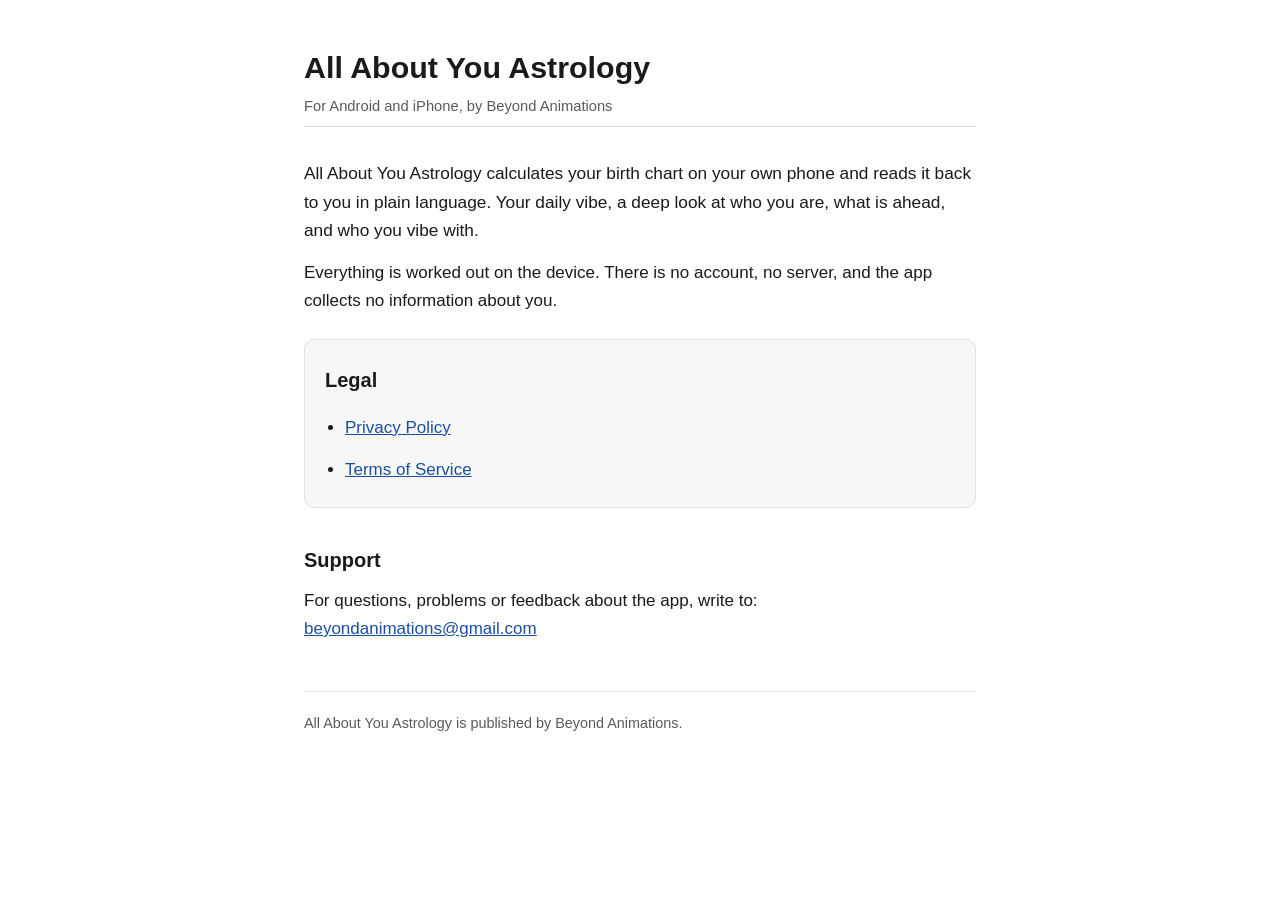
<file: index.html>
<!doctype html>
<html lang="en">
<head>
<meta charset="utf-8">
<meta name="viewport" content="width=device-width, initial-scale=1">
<title>All About You Astrology</title>
<link rel="stylesheet" href="style.css">
</head>
<body>
<main>

<header>
  <h1>All About You Astrology</h1>
  <p class="meta">For Android and iPhone, by Beyond Animations</p>
</header>

<p class="lede">All About You Astrology calculates your birth chart on your own phone and
reads it back to you in plain language. Your daily vibe, a deep look at who you are, what
is ahead, and who you vibe with.</p>

<p>Everything is worked out on the device. There is no account, no server, and the app
collects no information about you.</p>

<div class="card">
  <h2 style="margin-top:6px">Legal</h2>
  <ul>
    <li><a href="privacy.html">Privacy Policy</a></li>
    <li><a href="terms.html">Terms of Service</a></li>
  </ul>
</div>

<h2>Support</h2>


<p>For questions, problems or feedback about the app, write to:
<a href="mailto:beyondanimations@gmail.com">beyondanimations@gmail.com</a></p>

<footer>
  <p>All About You Astrology is published by Beyond Animations.</p>
</footer>

</main>
</body>
</html>
</file>
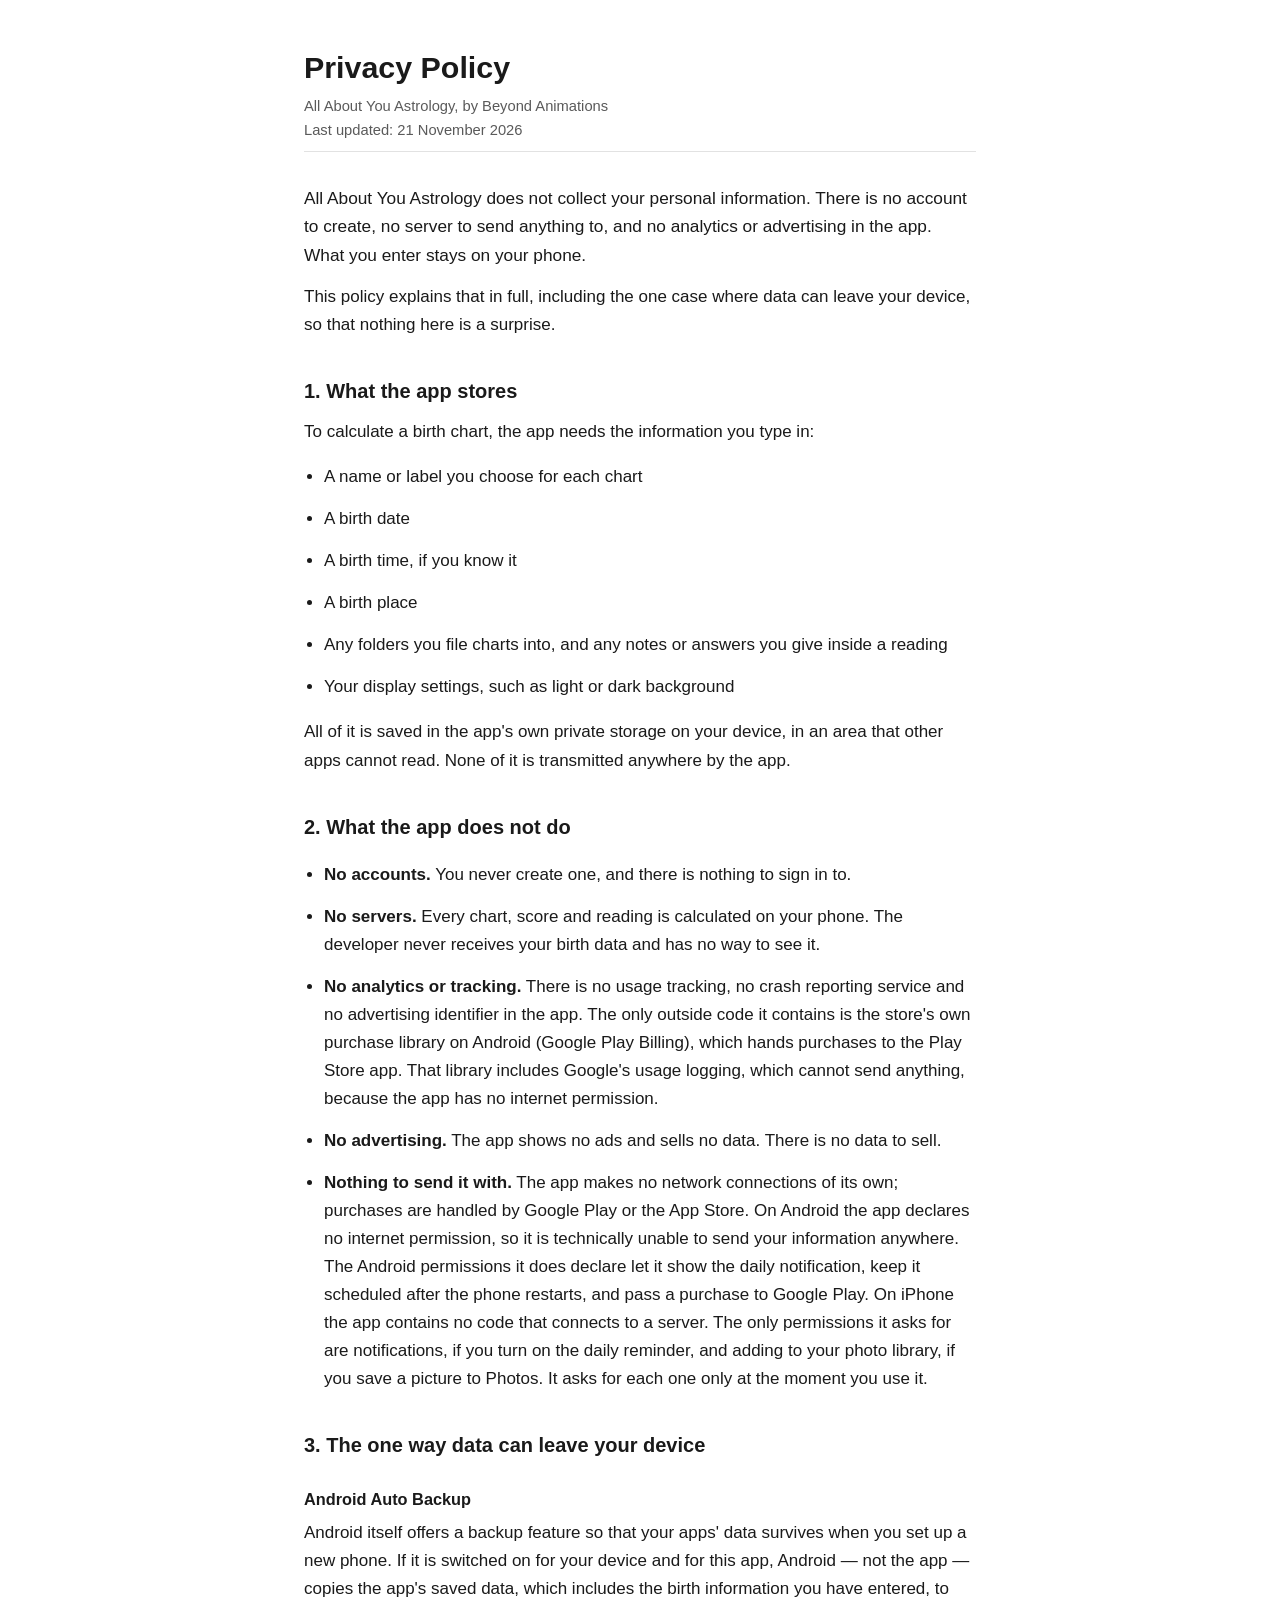
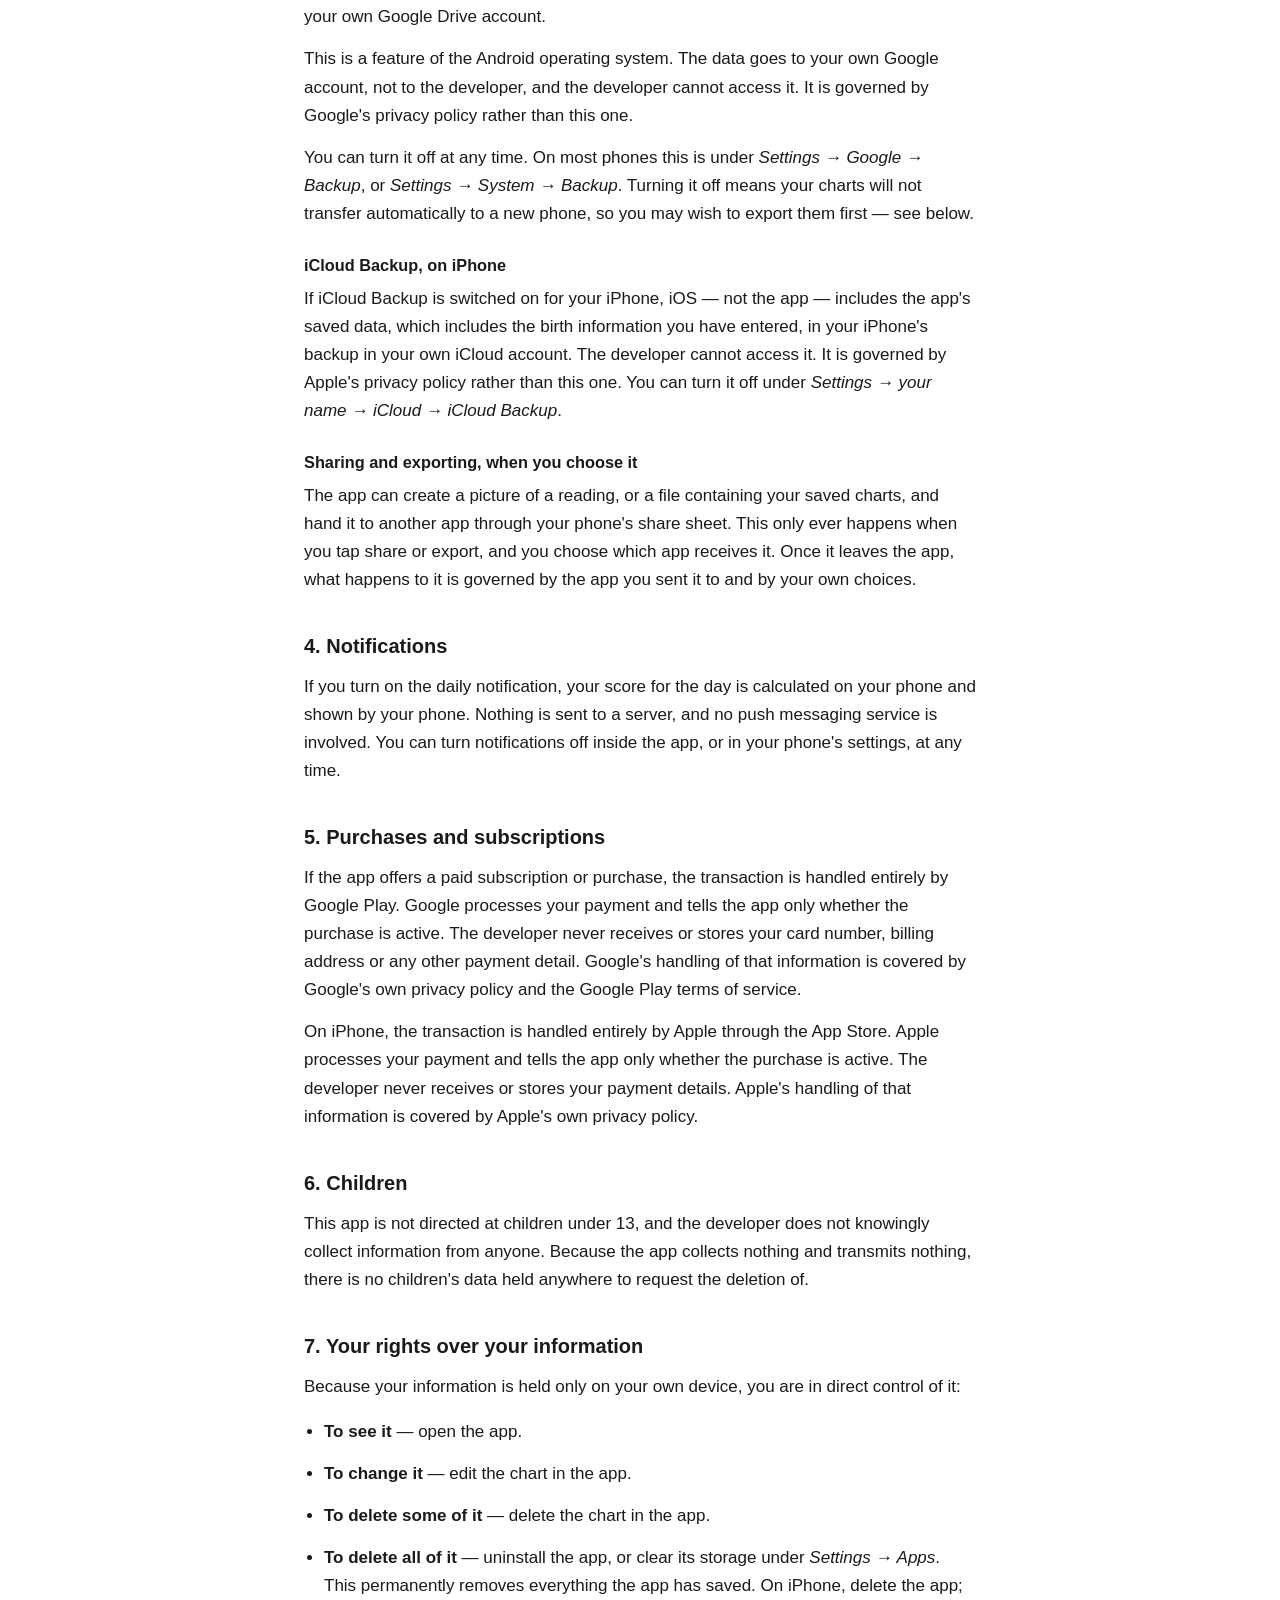
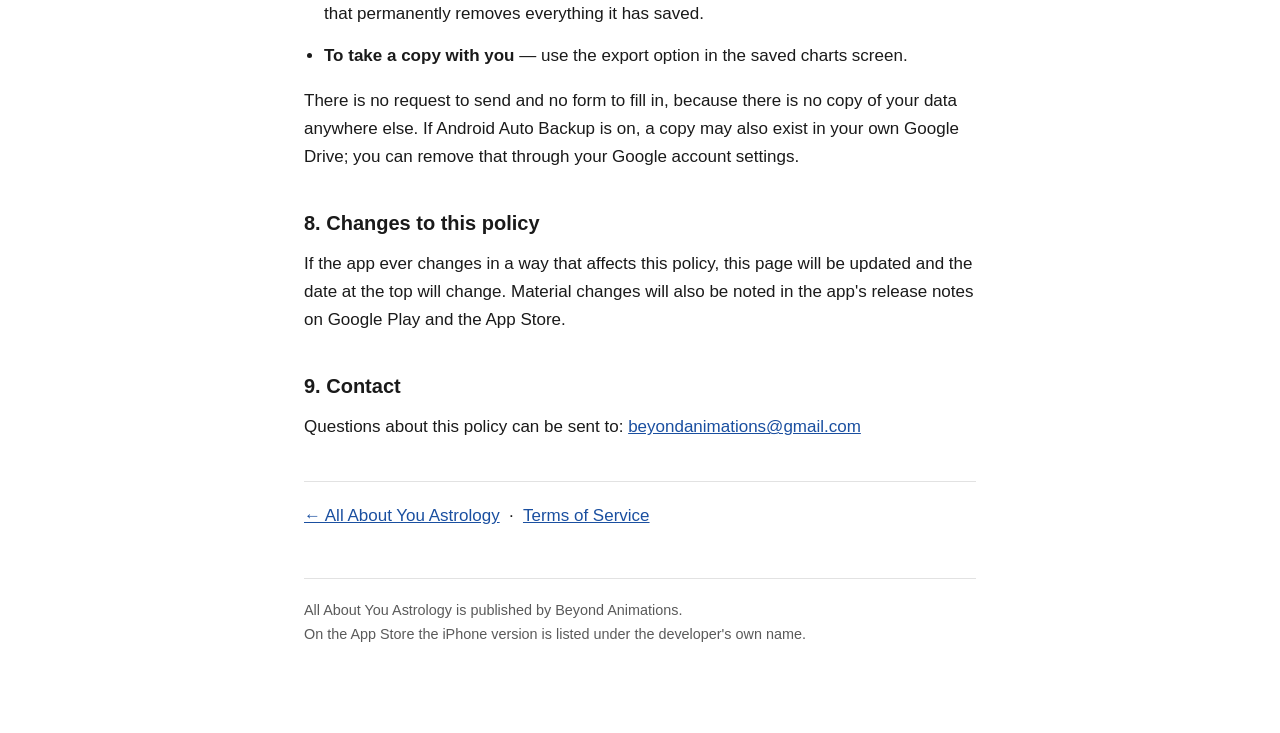
<file: privacy.html>
<!doctype html>
<html lang="en">
<head>
<meta charset="utf-8">
<meta name="viewport" content="width=device-width, initial-scale=1">
<title>Privacy Policy — All About You Astrology</title>
<link rel="stylesheet" href="style.css">
</head>
<body>
<main>

<header>
  <h1>Privacy Policy</h1>
  <p class="meta">All About You Astrology, by Beyond Animations<br>
  Last updated: 21 November 2026</p>
</header>

<p class="lede">All About You Astrology does not collect your personal information.
There is no account to create, no server to send anything to, and no analytics or
advertising in the app. What you enter stays on your phone.</p>

<p>This policy explains that in full, including the one case where data can leave your
device, so that nothing here is a surprise.</p>

<h2>1. What the app stores</h2>

<p>To calculate a birth chart, the app needs the information you type in:</p>

<ul>
  <li>A name or label you choose for each chart</li>
  <li>A birth date</li>
  <li>A birth time, if you know it</li>
  <li>A birth place</li>
  <li>Any folders you file charts into, and any notes or answers you give inside a reading</li>
  <li>Your display settings, such as light or dark background</li>
</ul>

<p>All of it is saved in the app's own private storage on your device, in an area that
other apps cannot read. None of it is transmitted anywhere by the app.</p>

<h2>2. What the app does not do</h2>

<ul>
  <li><strong>No accounts.</strong> You never create one, and there is nothing to sign in to.</li>
  <li><strong>No servers.</strong> Every chart, score and reading is calculated on your
      phone. The developer never receives your birth data and has no way to see it.</li>
  <li><strong>No analytics or tracking.</strong> There is no usage tracking, no crash
      reporting service and no advertising identifier in the app. The only outside code
      it contains is the store's own purchase library on Android (Google Play Billing),
      which hands purchases to the Play Store app. That library includes Google's usage
      logging, which cannot send anything, because the app has no internet permission.</li>
  <li><strong>No advertising.</strong> The app shows no ads and sells no data. There is no
      data to sell.</li>
  <li><strong>Nothing to send it with.</strong> The app makes no network connections of
      its own; purchases are handled by Google Play or the App Store. On Android the app
      declares no internet permission, so it is technically unable to send your information
      anywhere. The Android permissions it does declare let it show the daily notification,
      keep it scheduled after the phone restarts, and pass a purchase to Google Play. On
      iPhone the app contains no code that connects to a server. The only permissions it
      asks for are notifications, if you turn on the daily reminder, and adding to your
      photo library, if you save a picture to Photos. It asks for each one only at the
      moment you use it.</li>
</ul>

<h2>3. The one way data can leave your device</h2>

<h3>Android Auto Backup</h3>

<p>Android itself offers a backup feature so that your apps' data survives when you set up
a new phone. If it is switched on for your device and for this app, Android — not the
app — copies the app's saved data, which includes the birth information you have entered,
to your own Google Drive account.</p>

<p>This is a feature of the Android operating system. The data goes to your own Google
account, not to the developer, and the developer cannot access it. It is governed by
Google's privacy policy rather than this one.</p>

<p>You can turn it off at any time. On most phones this is under
<em>Settings &rarr; Google &rarr; Backup</em>, or <em>Settings &rarr; System &rarr;
Backup</em>. Turning it off means your charts will not transfer automatically to a new
phone, so you may wish to export them first — see below.</p>

<h3>iCloud Backup, on iPhone</h3>

<p>If iCloud Backup is switched on for your iPhone, iOS — not the app — includes the app's
saved data, which includes the birth information you have entered, in your iPhone's backup
in your own iCloud account. The developer cannot access it. It is governed by Apple's
privacy policy rather than this one. You can turn it off under <em>Settings &rarr; your
name &rarr; iCloud &rarr; iCloud Backup</em>.</p>

<h3>Sharing and exporting, when you choose it</h3>

<p>The app can create a picture of a reading, or a file containing your saved charts, and
hand it to another app through your phone's share sheet. This only ever happens when you tap
share or export, and you choose which app receives it. Once it leaves the app, what
happens to it is governed by the app you sent it to and by your own choices.</p>

<h2>4. Notifications</h2>

<p>If you turn on the daily notification, your score for the day is calculated on your
phone and shown by your phone. Nothing is sent to a server, and no push messaging service
is involved. You can turn notifications off inside the app, or in your phone's settings,
at any time.</p>

<h2>5. Purchases and subscriptions</h2>

<p>If the app offers a paid subscription or purchase, the transaction is handled entirely
by Google Play. Google processes your payment and tells the app only whether the purchase
is active. The developer never receives or stores your card number, billing address or any
other payment detail. Google's handling of that information is covered by Google's own
privacy policy and the Google Play terms of service.</p>

<p>On iPhone, the transaction is handled entirely by Apple through the App Store. Apple
processes your payment and tells the app only whether the purchase is active. The developer
never receives or stores your payment details. Apple's handling of that information is
covered by Apple's own privacy policy.</p>

<h2>6. Children</h2>

<p>This app is not directed at children under 13, and the developer does not knowingly
collect information from anyone. Because the app collects nothing and transmits nothing,
there is no children's data held anywhere to request the deletion of.</p>

<h2>7. Your rights over your information</h2>

<p>Because your information is held only on your own device, you are in direct control of
it:</p>

<ul>
  <li><strong>To see it</strong> — open the app.</li>
  <li><strong>To change it</strong> — edit the chart in the app.</li>
  <li><strong>To delete some of it</strong> — delete the chart in the app.</li>
  <li><strong>To delete all of it</strong> — uninstall the app, or clear its storage under
      <em>Settings &rarr; Apps</em>. This permanently removes everything the app has saved.
      On iPhone, delete the app; that permanently removes everything it has saved.</li>
  <li><strong>To take a copy with you</strong> — use the export option in the saved charts
      screen.</li>
</ul>

<p>There is no request to send and no form to fill in, because there is no copy of your
data anywhere else. If Android Auto Backup is on, a copy may also exist in your own Google
Drive; you can remove that through your Google account settings.</p>

<h2>8. Changes to this policy</h2>

<p>If the app ever changes in a way that affects this policy, this page will be updated and
the date at the top will change. Material changes will also be noted in the app's release
notes on Google Play and the App Store.</p>

<h2>9. Contact</h2>


<p>Questions about this policy can be sent to: <a href="mailto:beyondanimations@gmail.com">beyondanimations@gmail.com</a></p>

<nav class="home">
  <p><a href="index.html">&larr; All About You Astrology</a> &nbsp;·&nbsp;
  <a href="terms.html">Terms of Service</a></p>
</nav>

<footer>
  <p>All About You Astrology is published by Beyond Animations.<br>
  On the App Store the iPhone version is listed under the developer's own name.</p>
</footer>

</main>
</body>
</html>
</file>
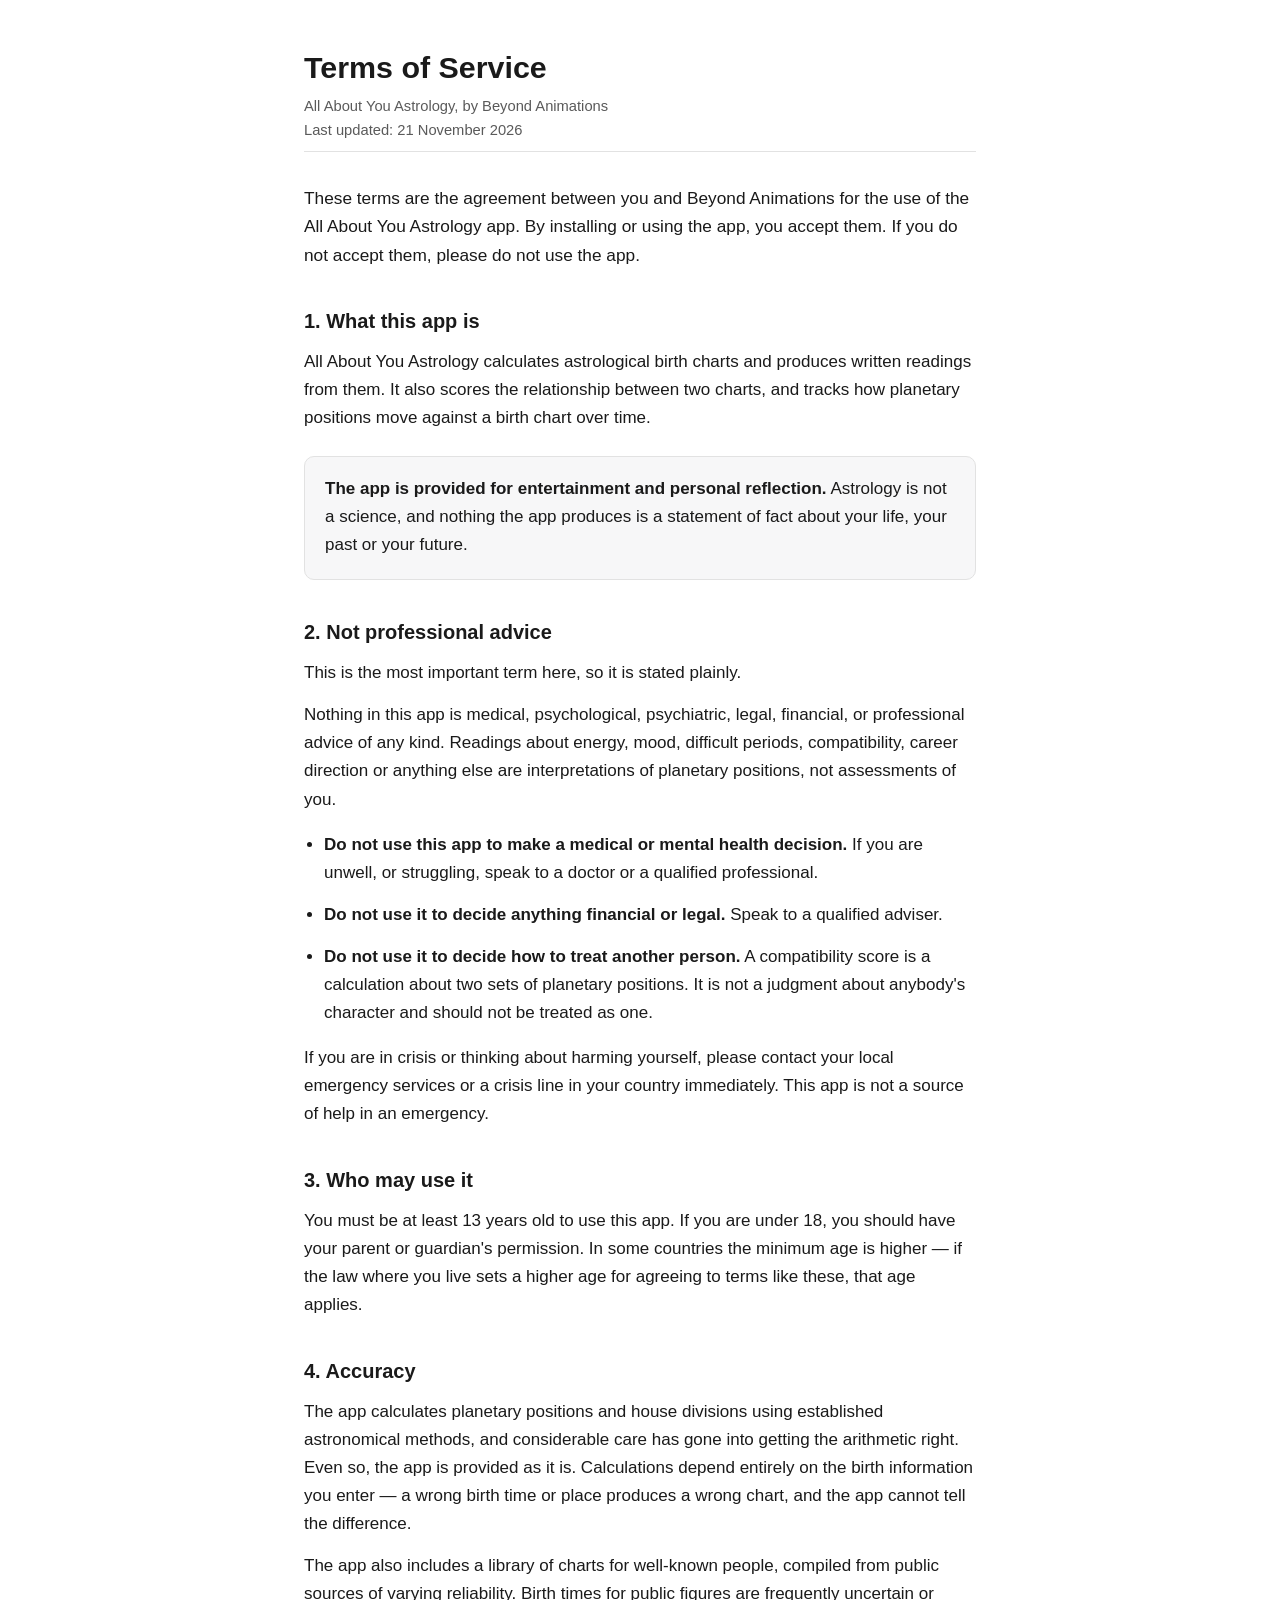
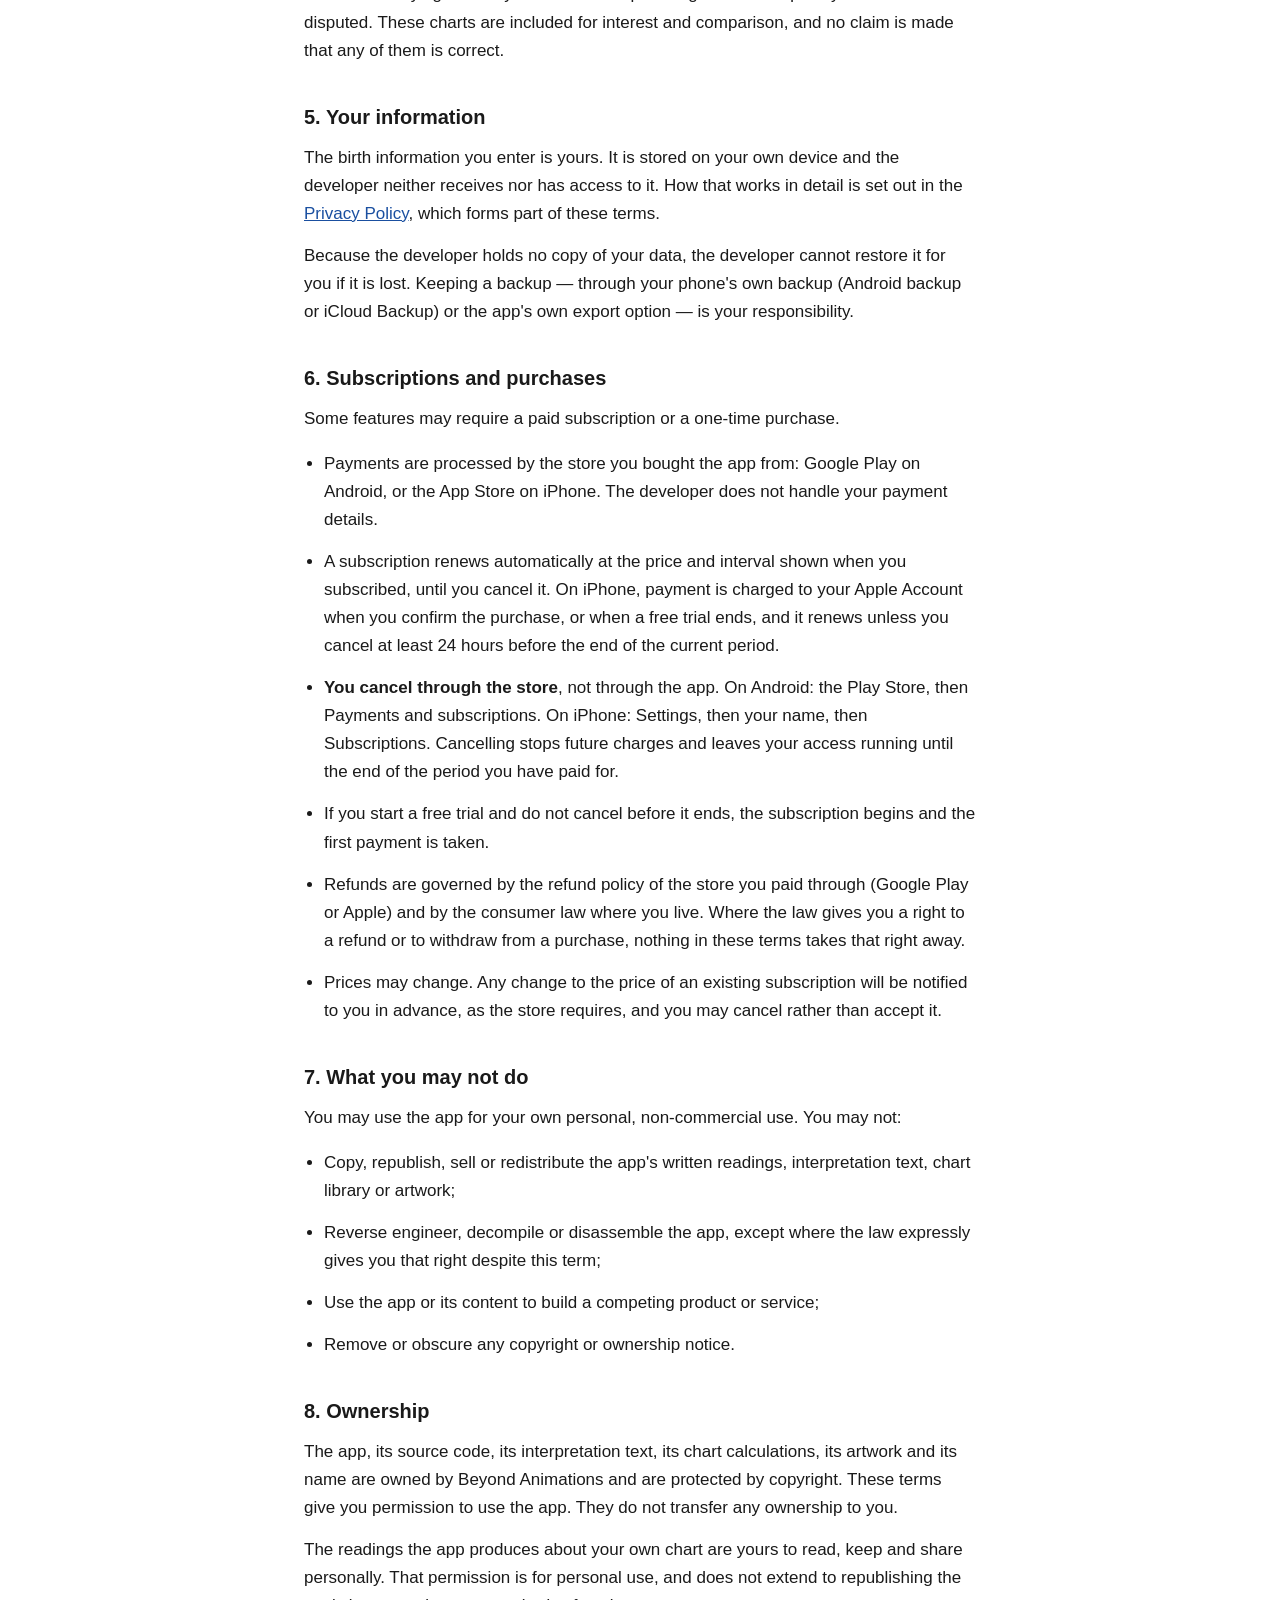
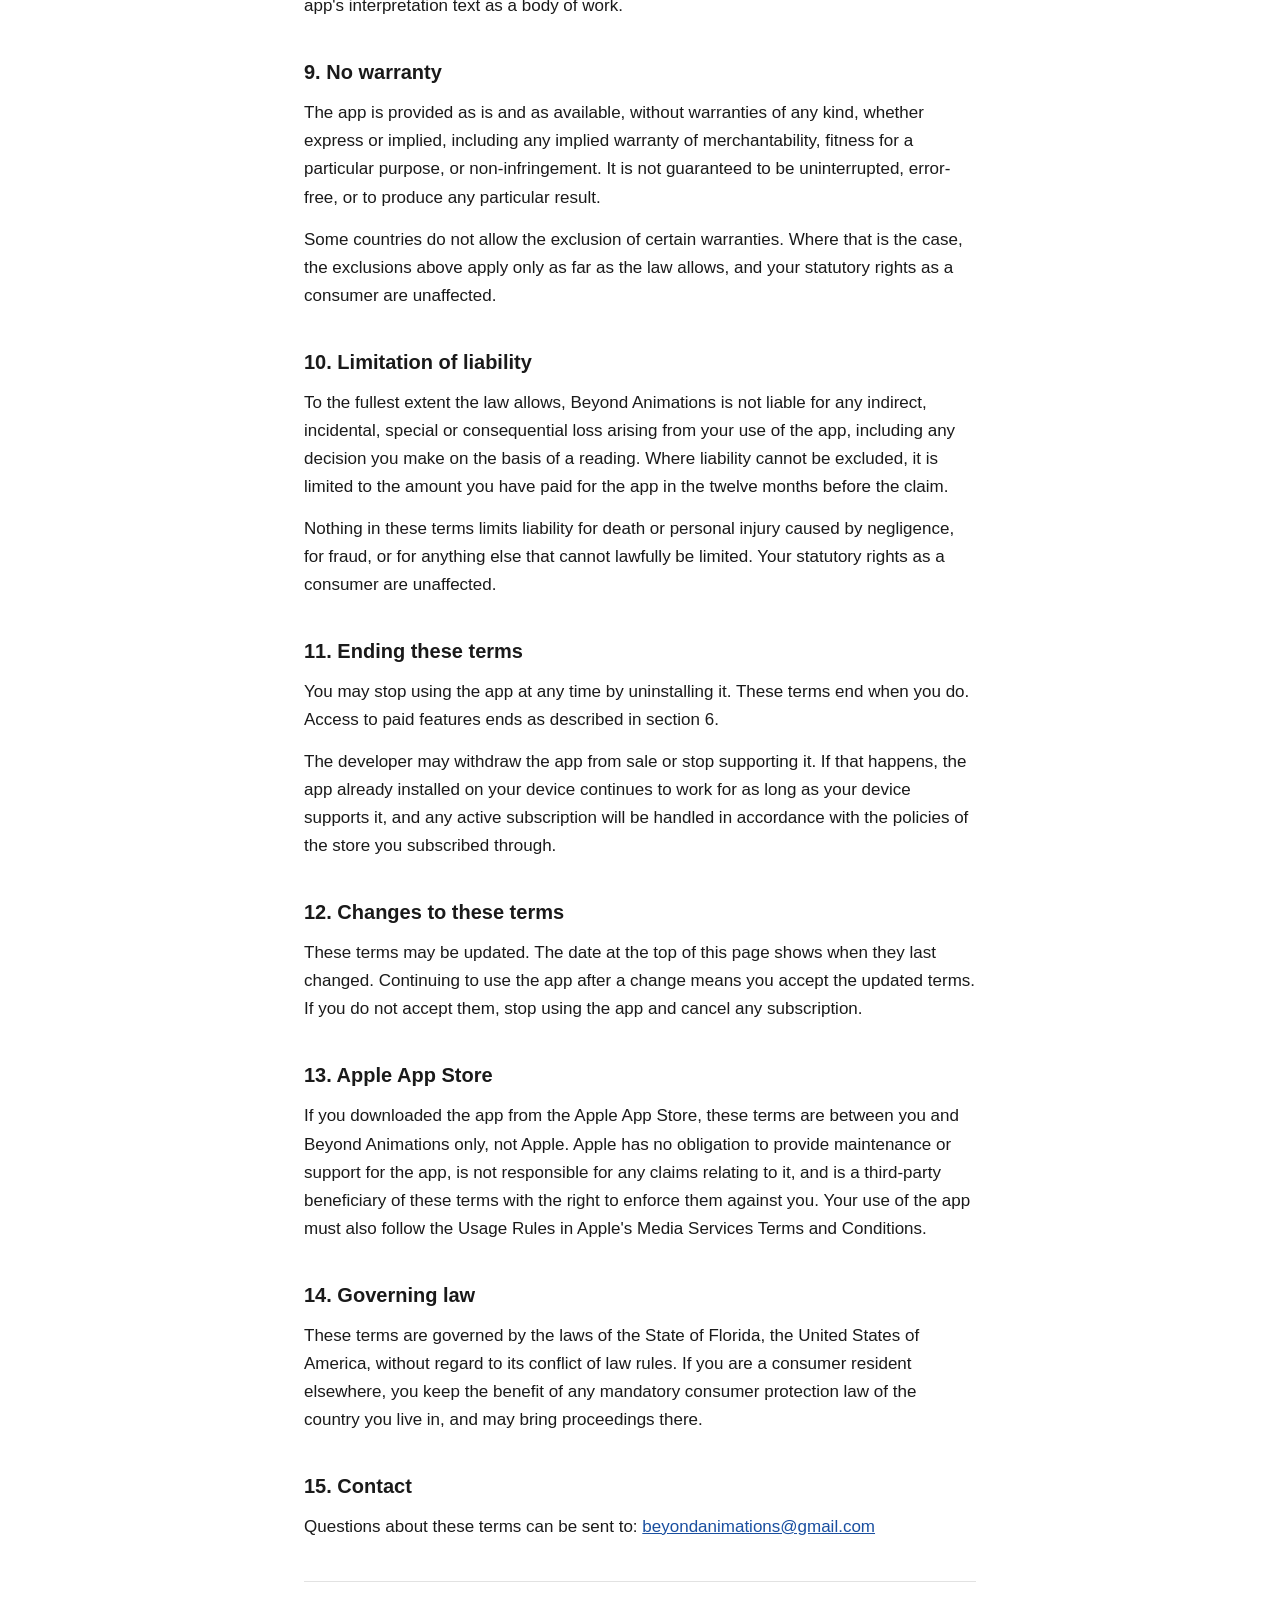
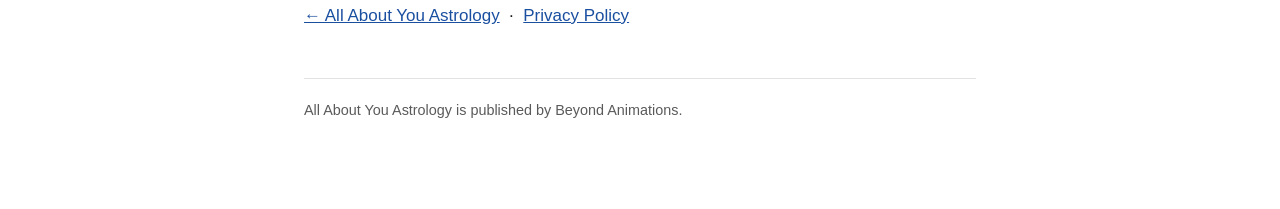
<file: terms.html>
<!doctype html>
<html lang="en">
<head>
<meta charset="utf-8">
<meta name="viewport" content="width=device-width, initial-scale=1">
<title>Terms of Service — All About You Astrology</title>
<link rel="stylesheet" href="style.css">
</head>
<body>
<main>

<header>
  <h1>Terms of Service</h1>
  <p class="meta">All About You Astrology, by Beyond Animations<br>
  Last updated: 21 November 2026</p>
</header>

<p class="lede">These terms are the agreement between you and Beyond Animations for the use
of the All About You Astrology app. By installing or using the app, you accept them. If you
do not accept them, please do not use the app.</p>

<h2>1. What this app is</h2>

<p>All About You Astrology calculates astrological birth charts and produces written
readings from them. It also scores the relationship between two charts, and tracks how
planetary positions move against a birth chart over time.</p>

<div class="card">
  <p><strong>The app is provided for entertainment and personal reflection.</strong>
  Astrology is not a science, and nothing the app produces is a statement of fact about
  your life, your past or your future.</p>
</div>

<h2>2. Not professional advice</h2>

<p>This is the most important term here, so it is stated plainly.</p>

<p>Nothing in this app is medical, psychological, psychiatric, legal, financial, or
professional advice of any kind. Readings about energy, mood, difficult periods,
compatibility, career direction or anything else are interpretations of planetary
positions, not assessments of you.</p>

<ul>
  <li><strong>Do not use this app to make a medical or mental health decision.</strong>
      If you are unwell, or struggling, speak to a doctor or a qualified professional.</li>
  <li><strong>Do not use it to decide anything financial or legal.</strong> Speak to a
      qualified adviser.</li>
  <li><strong>Do not use it to decide how to treat another person.</strong> A
      compatibility score is a calculation about two sets of planetary positions. It is not
      a judgment about anybody's character and should not be treated as one.</li>
</ul>

<p>If you are in crisis or thinking about harming yourself, please contact your local
emergency services or a crisis line in your country immediately. This app is not a source
of help in an emergency.</p>

<h2>3. Who may use it</h2>

<p>You must be at least 13 years old to use this app. If you are under 18, you should have
your parent or guardian's permission. In some countries the minimum age is higher — if the
law where you live sets a higher age for agreeing to terms like these, that age applies.</p>

<h2>4. Accuracy</h2>

<p>The app calculates planetary positions and house divisions using established
astronomical methods, and considerable care has gone into getting the arithmetic right.
Even so, the app is provided as it is. Calculations depend entirely on the birth
information you enter — a wrong birth time or place produces a wrong chart, and the app
cannot tell the difference.</p>

<p>The app also includes a library of charts for well-known people, compiled from public
sources of varying reliability. Birth times for public figures are frequently uncertain or
disputed. These charts are included for interest and comparison, and no claim is made that
any of them is correct.</p>

<h2>5. Your information</h2>

<p>The birth information you enter is yours. It is stored on your own device and the
developer neither receives nor has access to it. How that works in detail is set out in the
<a href="privacy.html">Privacy Policy</a>, which forms part of these terms.</p>

<p>Because the developer holds no copy of your data, the developer cannot restore it for
you if it is lost. Keeping a backup — through your phone's own backup (Android backup or iCloud Backup) or the app's own
export option — is your responsibility.</p>

<h2>6. Subscriptions and purchases</h2>

<p>Some features may require a paid subscription or a one-time purchase.</p>

<ul>
  <li>Payments are processed by the store you bought the app from: Google Play on Android,
      or the App Store on iPhone. The developer does not handle your payment details.</li>
  <li>A subscription renews automatically at the price and interval shown when you
      subscribed, until you cancel it. On iPhone, payment is charged to your Apple Account
      when you confirm the purchase, or when a free trial ends, and it renews unless you
      cancel at least 24 hours before the end of the current period.</li>
  <li><strong>You cancel through the store</strong>, not through the app. On Android: the
      Play Store, then Payments and subscriptions. On iPhone: Settings, then your name, then
      Subscriptions. Cancelling stops future charges and leaves your access running until the
      end of the period you have paid for.</li>
  <li>If you start a free trial and do not cancel before it ends, the subscription begins and
      the first payment is taken.</li>
  <li>Refunds are governed by the refund policy of the store you paid through (Google Play or
      Apple) and by the consumer law where you live. Where the law gives you a right to a
      refund or to withdraw from a purchase, nothing in these terms takes that right away.</li>
  <li>Prices may change. Any change to the price of an existing subscription will be
      notified to you in advance, as the store requires, and you may cancel rather than
      accept it.</li>
</ul>

<h2>7. What you may not do</h2>

<p>You may use the app for your own personal, non-commercial use. You may not:</p>

<ul>
  <li>Copy, republish, sell or redistribute the app's written readings, interpretation text,
      chart library or artwork;</li>
  <li>Reverse engineer, decompile or disassemble the app, except where the law expressly
      gives you that right despite this term;</li>
  <li>Use the app or its content to build a competing product or service;</li>
  <li>Remove or obscure any copyright or ownership notice.</li>
</ul>

<h2>8. Ownership</h2>

<p>The app, its source code, its interpretation text, its chart calculations, its artwork
and its name are owned by Beyond Animations and are protected by copyright. These terms
give you permission to use the app. They do not transfer any ownership to you.</p>

<p>The readings the app produces about your own chart are yours to read, keep and share
personally. That permission is for personal use, and does not extend to republishing the
app's interpretation text as a body of work.</p>

<h2>9. No warranty</h2>

<p>The app is provided as is and as available, without warranties of any kind, whether
express or implied, including any implied warranty of merchantability, fitness for a
particular purpose, or non-infringement. It is not guaranteed to be uninterrupted,
error-free, or to produce any particular result.</p>

<p>Some countries do not allow the exclusion of certain warranties. Where that is the case,
the exclusions above apply only as far as the law allows, and your statutory rights as a
consumer are unaffected.</p>

<h2>10. Limitation of liability</h2>

<p>To the fullest extent the law allows, Beyond Animations is not liable for any indirect,
incidental, special or consequential loss arising from your use of the app, including any
decision you make on the basis of a reading. Where liability cannot be excluded, it is
limited to the amount you have paid for the app in the twelve months before the claim.</p>

<p>Nothing in these terms limits liability for death or personal injury caused by
negligence, for fraud, or for anything else that cannot lawfully be limited. Your statutory
rights as a consumer are unaffected.</p>

<h2>11. Ending these terms</h2>

<p>You may stop using the app at any time by uninstalling it. These terms end when you do.
Access to paid features ends as described in section 6.</p>

<p>The developer may withdraw the app from sale or stop supporting it. If that happens, the
app already installed on your device continues to work for as long as your device supports
it, and any active subscription will be handled in accordance with the policies of
the store you subscribed through.</p>

<h2>12. Changes to these terms</h2>

<p>These terms may be updated. The date at the top of this page shows when they last
changed. Continuing to use the app after a change means you accept the updated terms. If
you do not accept them, stop using the app and cancel any subscription.</p>

<h2>13. Apple App Store</h2>

<p>If you downloaded the app from the Apple App Store, these terms are between you and
Beyond Animations only, not Apple. Apple has no obligation to provide maintenance or support
for the app, is not responsible for any claims relating to it, and is a third-party
beneficiary of these terms with the right to enforce them against you. Your use of the app
must also follow the Usage Rules in Apple's Media Services Terms and Conditions.</p>

<h2>14. Governing law</h2>


<p>These terms are governed by the laws of the State of Florida,
the United States of America, without regard to its conflict of law rules. If you are a
consumer resident elsewhere, you keep the benefit of any mandatory consumer protection law
of the country you live in, and may bring proceedings there.</p>

<h2>15. Contact</h2>


<p>Questions about these terms can be sent to: <a href="mailto:beyondanimations@gmail.com">beyondanimations@gmail.com</a></p>

<nav class="home">
  <p><a href="index.html">&larr; All About You Astrology</a> &nbsp;·&nbsp;
  <a href="privacy.html">Privacy Policy</a></p>
</nav>

<footer>
  <p>All About You Astrology is published by Beyond Animations.</p>
</footer>

</main>
</body>
</html>
</file>
<file: style.css>
:root {
  --bg: #ffffff;
  --fg: #1a1a1a;
  --muted: #5a5a5a;
  --rule: #e2e2e2;
  --link: #1a4fa0;
  --card: #f7f7f8;
}
@media (prefers-color-scheme: dark) {
  :root {
    --bg: #15151a;
    --fg: #ececf0;
    --muted: #a0a0ab;
    --rule: #32323c;
    --link: #8fb4f5;
    --card: #1e1e26;
  }
}
* { box-sizing: border-box; }
body {
  margin: 0;
  padding: 0 16px 72px;
  background: var(--bg);
  color: var(--fg);
  font: 17px/1.65 -apple-system, BlinkMacSystemFont, "Segoe UI", Roboto, Helvetica, Arial, sans-serif;
}
main { max-width: 42rem; margin: 0 auto; }
header { padding: 48px 0 8px; border-bottom: 1px solid var(--rule); margin-bottom: 32px; }
h1 { font-size: 1.9rem; line-height: 1.25; margin: 0 0 8px; }
h2 { font-size: 1.25rem; margin: 36px 0 10px; }
h3 { font-size: 1.02rem; margin: 24px 0 6px; }
p, li { margin: 0 0 14px; }
ul { padding-left: 1.25rem; }
a { color: var(--link); }
.meta { color: var(--muted); font-size: 0.92rem; margin: 0; }
.lede { font-size: 1.08rem; }
.card {
  background: var(--card);
  border: 1px solid var(--rule);
  border-radius: 10px;
  padding: 18px 20px 6px;
  margin: 24px 0;
}
.todo {
  background: #fff4d6;
  border: 1px solid #e0bd63;
  color: #4a3600;
  border-radius: 8px;
  padding: 14px 18px 4px;
  margin: 22px 0;
}
@media (prefers-color-scheme: dark) {
  .todo { background: #3a2f10; border-color: #7a6324; color: #f3e2b4; }
}
nav.home { margin: 40px 0 0; padding-top: 20px; border-top: 1px solid var(--rule); }
footer { margin-top: 48px; padding-top: 20px; border-top: 1px solid var(--rule); color: var(--muted); font-size: 0.9rem; }
</file>
